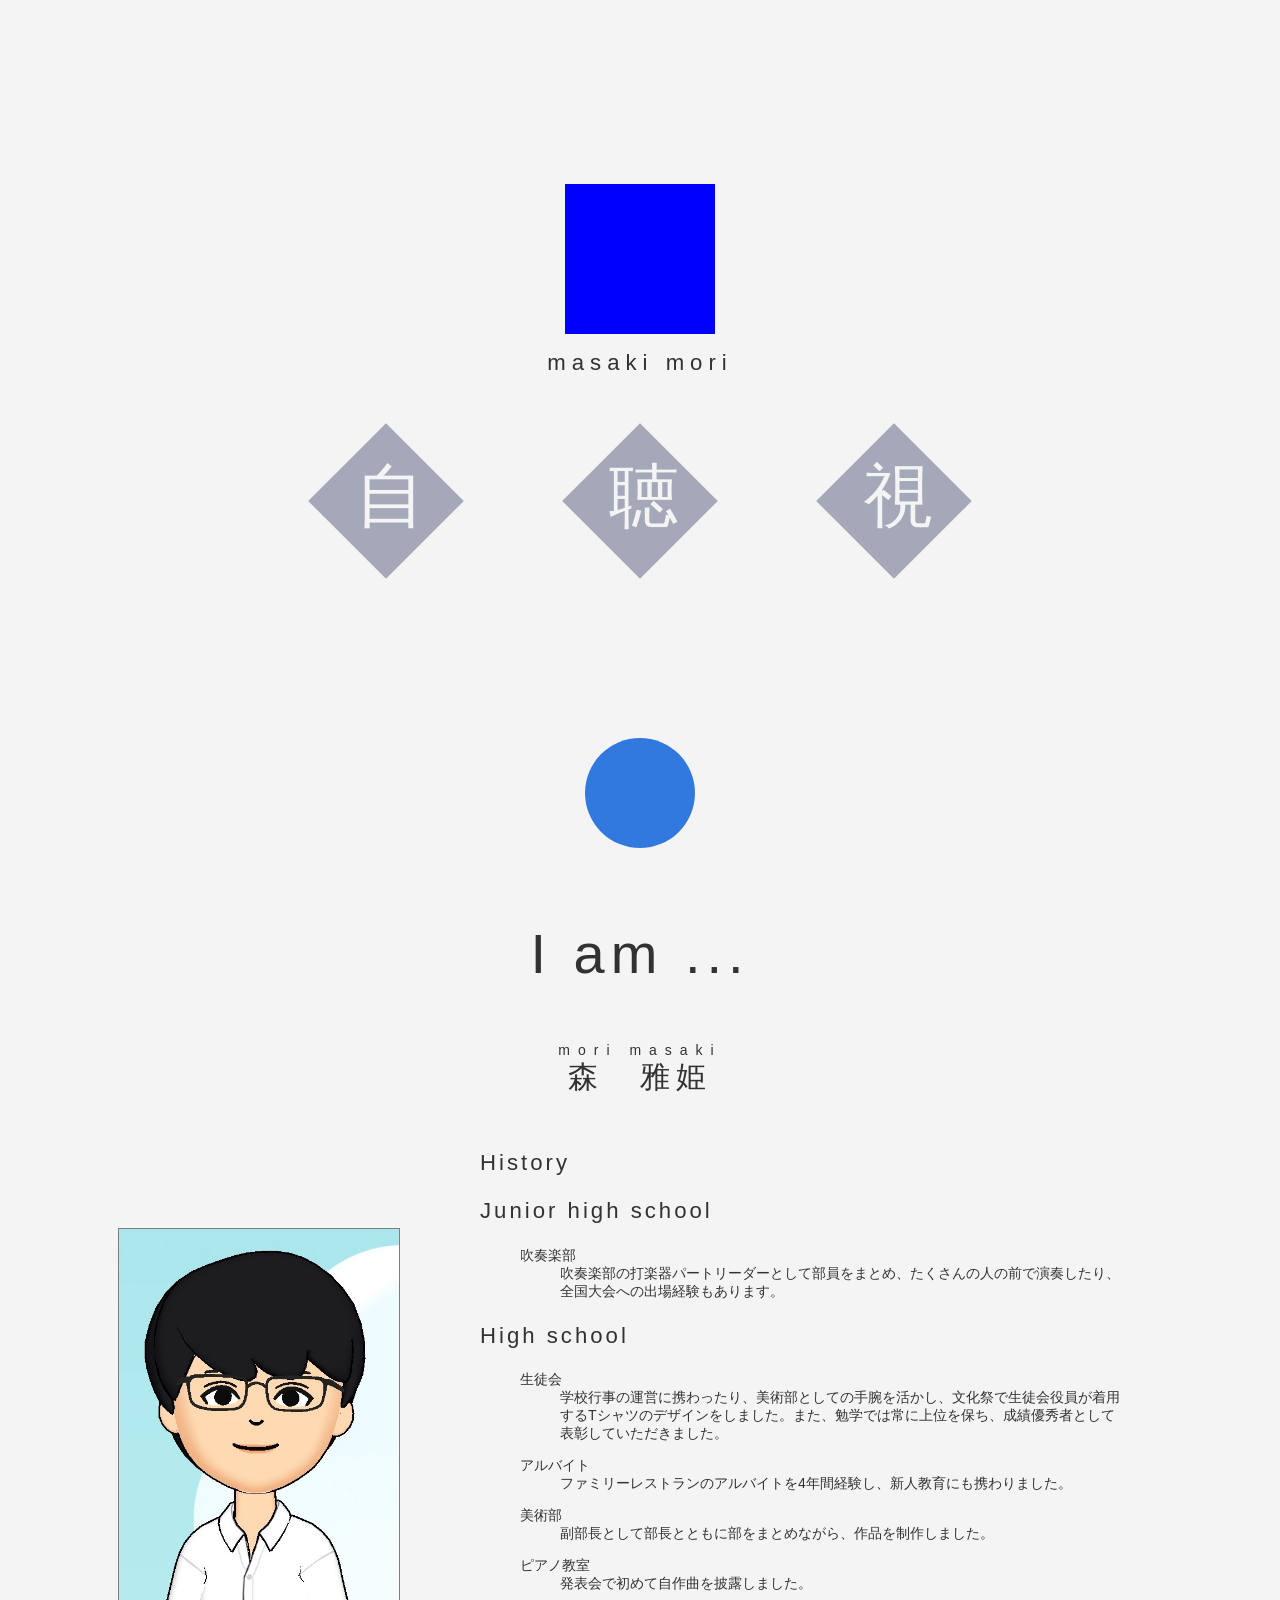
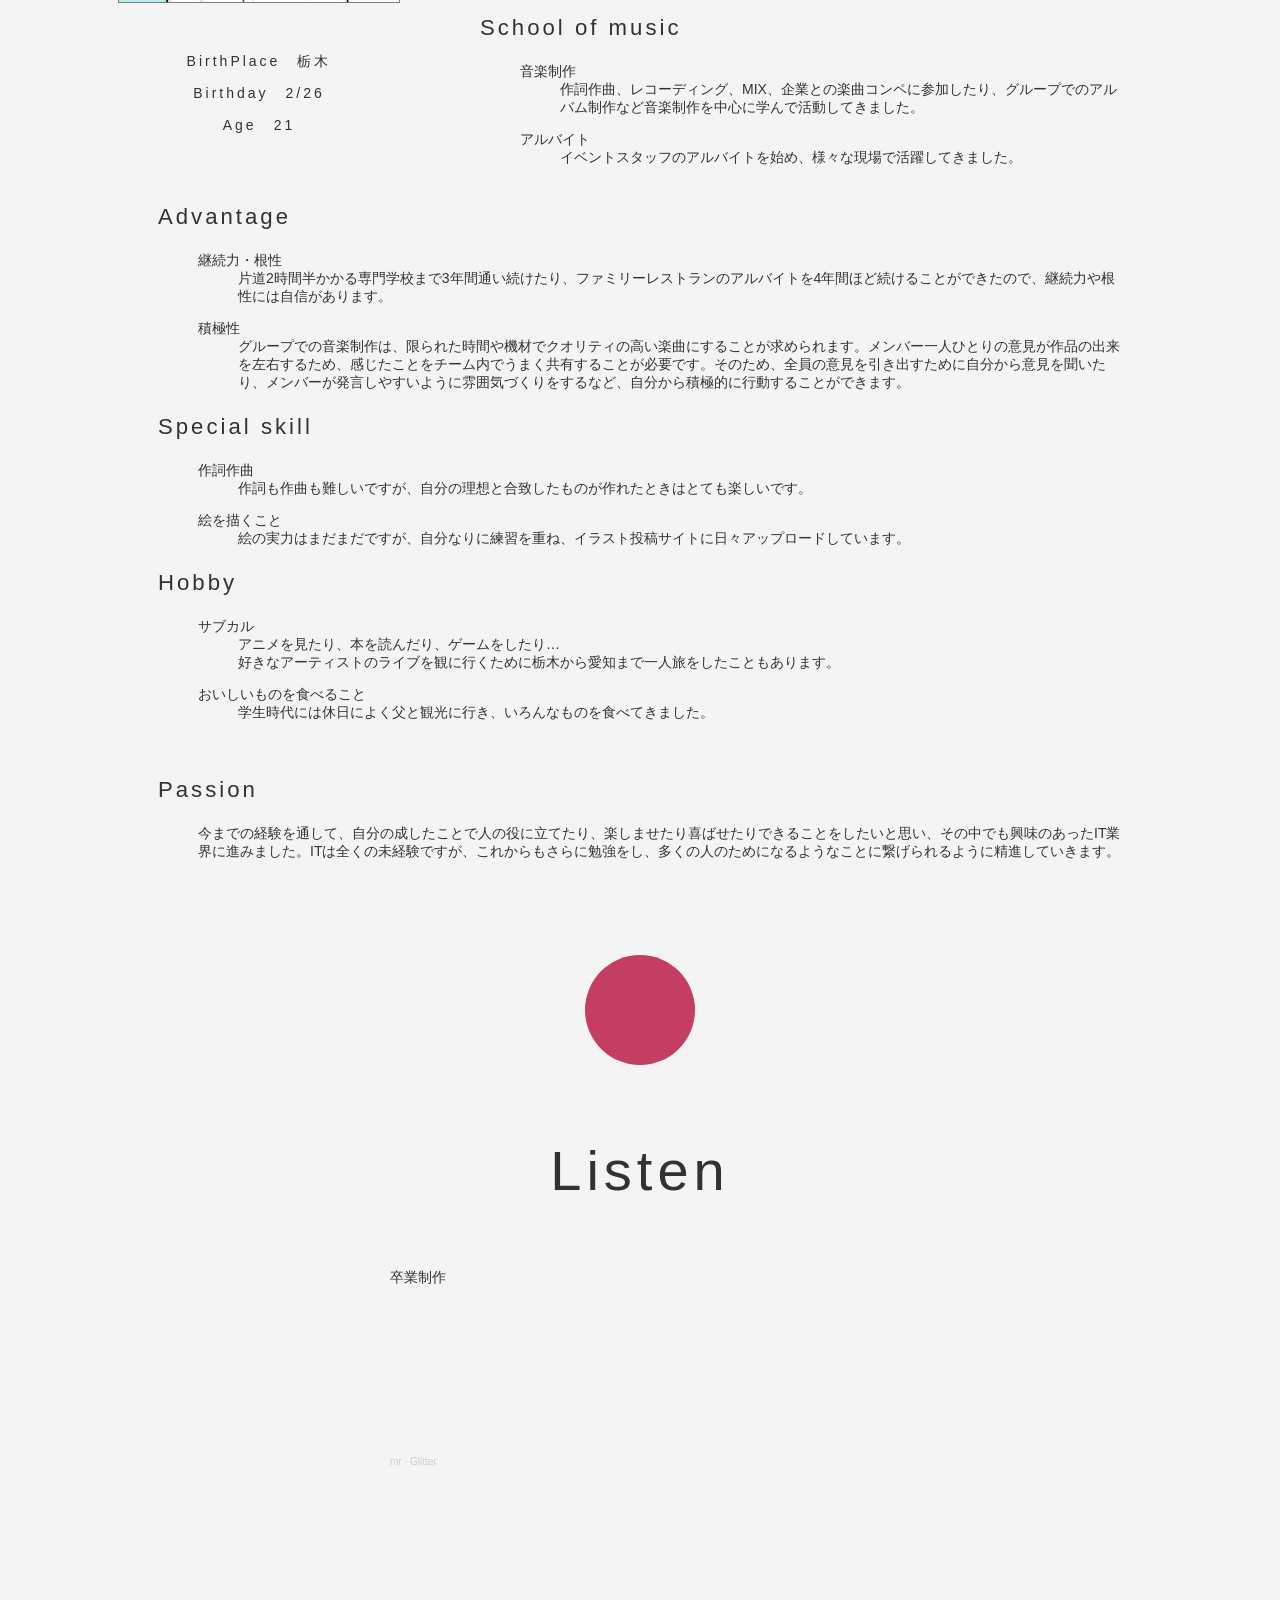
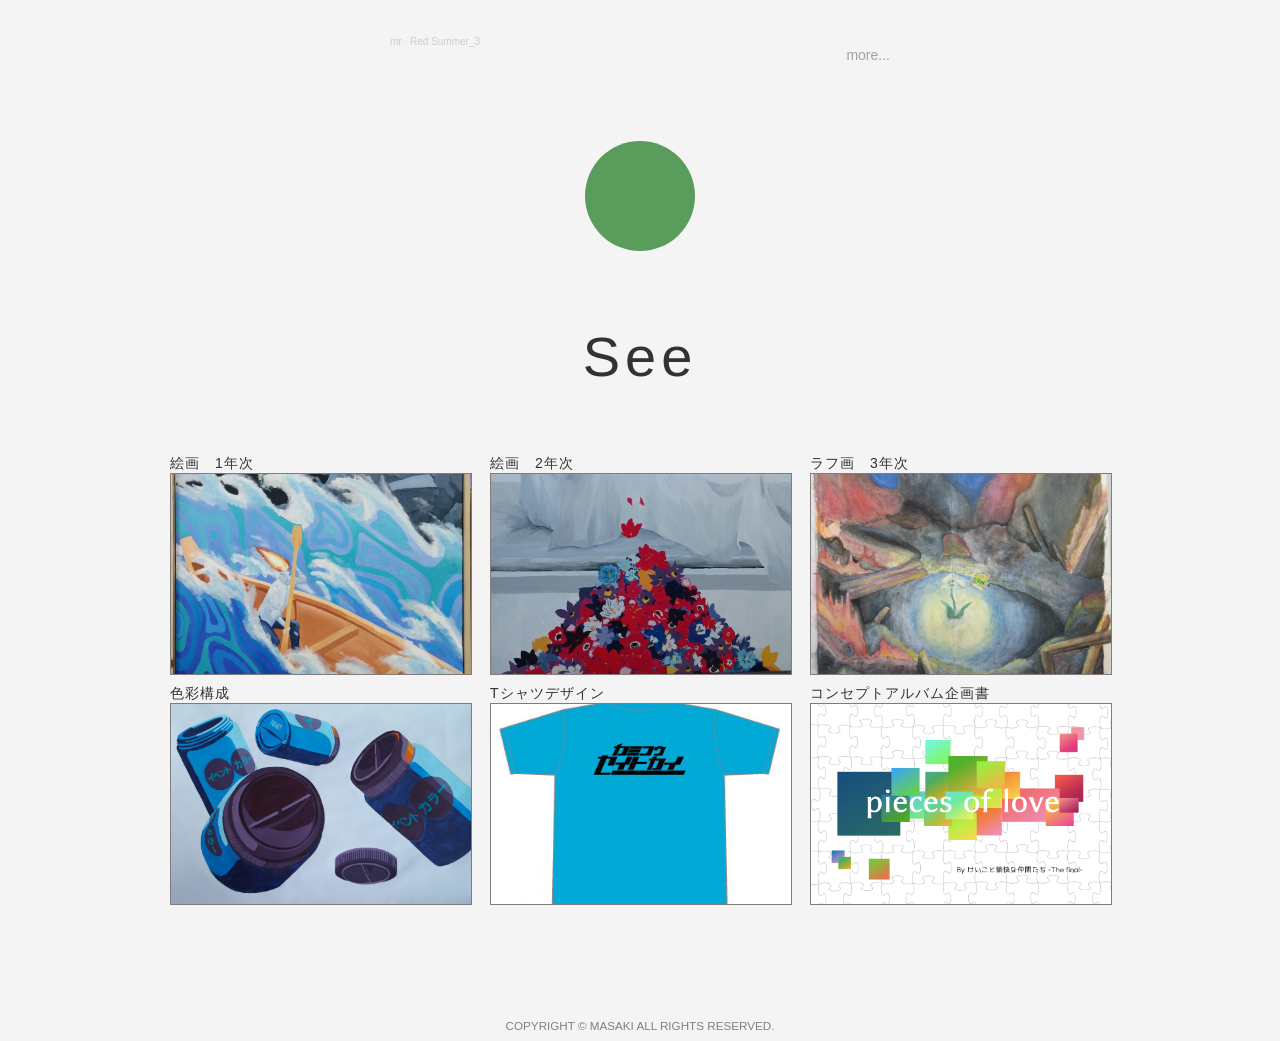
<file: index.html>
<!DOCTYPE html>
<html lang="ja">
    <head>
        <meta charset="UTF-8">
        <meta name="viewport" content="width=device-width,initial-scale=1.0">
        <meta http-equiv="X-UA-Compatible" content="ie=edge">
        <title>自己紹介webサイト</title>
        <link rel="stylesheet" type="text/css" href="css/css.css">
        
    </head>
    <body>
        <br><br><br><br><br><br><br><br><br><br><br>
        <div class="top_box"></div>

        <br>
        
        <div class="caption">masaki mori</div>

            <div class="p-diamond">
                    <a href="#a" class="diamond" id="target1">
                        <div class="diamond-inner">自</div>
                    </a>
                    <a href="#b" class="diamond" id="target2">
                        <div class="diamond-inner">聴</div>
                    </a>    
                    <a href="#c" class="diamond" id="target3">
                        <div class="diamond-inner">視</div>
                    </a>
            </div>
        <br><br><br><br><br><br><br>
        <div class="myname">
             <p id="a" class="prof-circle"></p>
             <p class="bigtitle">I am ...</p>
             <p class="nameroma">mori masaki</p>
             <p class="nameja">森　雅姫</p>
        </div>

        <div class="status">
            <img src="img/face.jpg" alt="" class="prof_img">
                    <p>BirthPlace　栃木</p>
                    <p>Birthday　2/26</p>
                    <p>Age　21</p>
        </div>
        <div class="history">    
            <p class="prtitle">History</p>
            <div>
                <p class="prtitle">Junior high school</p>
                <ul>
                 吹奏楽部
                 <dd>吹奏楽部の打楽器パートリーダーとして部員をまとめ、たくさんの人の前で演奏したり、全国大会への出場経験もあります。</dd>
                </ul>
            </div>
            <div>
                <p class="prtitle">High school</p>
                <ul>
                    <dt>生徒会</dt>
                    <dd>学校行事の運営に携わったり、美術部としての手腕を活かし、文化祭で生徒会役員が着用するTシャツのデザインをしました。また、勉学では常に上位を保ち、成績優秀者として表彰していただきました。</dd>
                </ul>
                <ul>
                    <dt>アルバイト</dt>
                    <dd>ファミリーレストランのアルバイトを4年間経験し、新人教育にも携わりました。</dd>
                </ul>
                <ul>
                    <dt>美術部</dt>
                    <dd>副部長として部長とともに部をまとめながら、作品を制作しました。</dd>
                </ul>
                <ul>
                    <dt>ピアノ教室</dt>
                    <dd>発表会で初めて自作曲を披露しました。</dd>
                </ul>
            </div>
    
            <div>
                <p class="prtitle">School of music</p>
                <ul>
                    <dt>音楽制作</dt>
                    <dd>作詞作曲、レコーディング、MIX、企業との楽曲コンペに参加したり、グループでのアルバム制作など音楽制作を中心に学んで活動してきました。</dd>
                </ul>
                <ul>
                    <dt>アルバイト</dt>
                    <dd>イベントスタッフのアルバイトを始め、様々な現場で活躍してきました。</dd>
                </ul>
            </div>
        </div>
        
        <div class="prbox">
            <div class="advantage">
                <p  class="prtitle">Advantage</p>
                <ul>
                    <dt>継続力・根性</dt>
                    <dd>片道2時間半かかる専門学校まで3年間通い続けたり、ファミリーレストランのアルバイトを4年間ほど続けることができたので、継続力や根性には自信があります。</dd>
                </ul>
                <ul>
                    <dt>積極性</dt>
                    <dd>グループでの音楽制作は、限られた時間や機材でクオリティの高い楽曲にすることが求められます。メンバー一人ひとりの意見が作品の出来を左右するため、感じたことをチーム内でうまく共有することが必要です。そのため、全員の意見を引き出すために自分から意見を聞いたり、メンバーが発言しやすいように雰囲気づくりをするなど、自分から積極的に行動することができます。</dd>
                </ul>
            </div>
    
            <div class="skill">
                <p class="prtitle">Special skill</p>
                <ul>
                    <dt>作詞作曲</dt>
                    <dd>作詞も作曲も難しいですが、自分の理想と合致したものが作れたときはとても楽しいです。</dd>
                </ul>
                <ul>
                    <dt>絵を描くこと</dt>
                    <dd>絵の実力はまだまだですが、自分なりに練習を重ね、イラスト投稿サイトに日々アップロードしています。</dd>
                </ul>
            </div>
    
            <div class="hobby">
                <p class="prtitle">Hobby</p>
                <ul>
                    <dt>サブカル</dt>
                    <dd>アニメを見たり、本を読んだり、ゲームをしたり…<br>好きなアーティストのライブを観に行くために栃木から愛知まで一人旅をしたこともあります。</dd>
                </ul>
                <ul>
                    <dt>おいしいものを食べること</dt>
                    <dd>学生時代には休日によく父と観光に行き、いろんなものを食べてきました。</dd>
                </ul>
            </div>
            <div class="passion">
                　<p class="prtitle">Passion</p>
                <dd>今までの経験を通して、自分の成したことで人の役に立てたり、楽しませたり喜ばせたりできることをしたいと思い、その中でも興味のあったIT業界に進みました。ITは全くの未経験ですが、これからもさらに勉強をし、多くの人のためになるようなことに繋げられるように精進していきます。</dd>    
            </div>
        </div>
        


        <br><br><br><br><br>
        <div class="listen">
            <p id="b" class="listen-circle"></p>
            <p class="bigtitle">Listen</p>
        </div>
        <div>
            <div class="soundcloud">
                <p class="sc-title">卒業制作</p>
                    <iframe width="100%" height="166" scrolling="no" frameborder="no" allow="autoplay" src="https://w.soundcloud.com/player/?url=https%3A//api.soundcloud.com/tracks/918219160&color=%23ff5500&auto_play=false&hide_related=false&show_comments=true&show_user=true&show_reposts=false&show_teaser=true"></iframe><div style="font-size: 10px; color: #cccccc;line-break: anywhere;word-break: normal;overflow: hidden;white-space: nowrap;text-overflow: ellipsis; font-family: Interstate,Lucida Grande,Lucida Sans Unicode,Lucida Sans,Garuda,Verdana,Tahoma,sans-serif;font-weight: 100;"><a href="https://soundcloud.com/user-312913699" title="mr" target="_blank" style="color: #cccccc; text-decoration: none;">mr</a> · <a href="https://soundcloud.com/user-312913699/glitter" title="Glitter" target="_blank" style="color: #cccccc; text-decoration: none;">Glitter</a></div>
                    <iframe width="100%" height="166" scrolling="no" frameborder="no" allow="autoplay" src="https://w.soundcloud.com/player/?url=https%3A//api.soundcloud.com/tracks/861818632&color=%23ff5500&auto_play=false&hide_related=false&show_comments=true&show_user=true&show_reposts=false&show_teaser=true"></iframe><div style="font-size: 10px; color: #cccccc;line-break: anywhere;word-break: normal;overflow: hidden;white-space: nowrap;text-overflow: ellipsis; font-family: Interstate,Lucida Grande,Lucida Sans Unicode,Lucida Sans,Garuda,Verdana,Tahoma,sans-serif;font-weight: 100;"><a href="https://soundcloud.com/user-312913699" title="mr" target="_blank" style="color: #cccccc; text-decoration: none;">mr</a> · <a href="https://soundcloud.com/user-312913699/red-summer_3" title="Red Summer_3" target="_blank" style="color: #cccccc; text-decoration: none;">Red Summer_3</a></div>
                    <a href="https://soundcloud.com/user-312913699" class="sc-more" style="text-decoration:none;">more...</a>
            </div>
        </div>


        <br><br><br><br><br>
        <div class="see">
            <p id="c" class="see-circle"></p>
            <p class="bigtitle">See</p>
        </div>
        <div class="items">
            <div class="item">
                <p class="itemtitle">絵画　1年次</p>
                <img src="img/candle.jpg">
            </div>
            <div class="item">
                <p class="itemtitle">絵画　2年次</p>
                <img src="img/flower.jpg">
            </div>
            <div class="item">
                <p class="itemtitle">ラフ画　3年次</p>
                <img src="img/rough.jpg">
            </div>
            <div class="item">
                <p class="itemtitle">色彩構成</p>
                <img src="img/color.jpg">
            </div>
            <div class="item">
                <p class="itemtitle">Tシャツデザイン</p>
                <img src="img/shirt.jpg">
            </div>
            <div class="item">
                <p class="itemtitle">コンセプトアルバム企画書</p>
                <img src="img/proposal.png">
            </div>
        </div>
        <br><br><br><br><br><br><br>
        <footer class="footer">
            <small>COPYRIGHT &#169; MASAKI ALL RIGHTS RESERVED. </small>
            </footer>
        <script src="js/web.js"></script>
    </body>
</html>
</file>
<file: css/css.css>
html{
    overflow-x: hidden;
    scroll-behavior: smooth;
    }

body{
    background-color: rgb(244, 244, 244);
    font-family: Verdana, Geneva, Tahoma, sans-serif;
    color: rgb(50, 50, 50);
    font-size: 14px;
    }

nav {
    position: fixed;
    background-color: #ccc;
    padding: 20px;
    scroll-behavior: smooth;
    }

.top_box{
    text-align: center;
    }

.caption{
    text-align: center;
    letter-spacing: 6px;
    font-size: 3ex;
    }

.p-diamond{
    text-align: center;
    }

.diamond{
    display: inline-block;
    width: 110px;
    height: 110px;
    background-color: rgb(164, 168, 184);
    margin: 70px 70px 30px 70px;
    cursor: pointer;
    transition: .8s;
    transform: rotate(45deg);
    font-size: 40pt;
    color: rgb(244, 244, 244);
    text-decoration: none;
    text-align: center; 
    }

.diamond-inner {
    transform: rotate(-45deg);
    color: rgb(244, 244, 244);
    text-align: center;
    padding: 10px 0 50px 40px;
    font-family: serif;
    font-size: 70px;
    }

.top_box{
    width: 150px;
    height: 150px;
    background-color: blue;
    margin: 0 auto 0 auto;
    text-align: center;    
}

.circle {
    border-radius: 50%;
    background-color: rgb(49, 121, 222);
    transform: rotate(405deg);
}
.circle2 {
    border-radius: 50%;
    background-color: rgb(196, 61, 99);
    transform: rotate(405deg);
}
.circle3 {
    border-radius: 50%;
    background-color: rgb(90, 156, 91);
    transform: rotate(405deg);
}

/*----------------------
profile
---------------------*/

.prof-circle{
    display: inline-block;
    width: 110px;
    height: 110px;
    border-radius: 50%;
    text-align: center;
    background-color: rgb(49, 121, 222);
    margin-top: 40px;
}

.bigtitle{
    font-size: 4em;

}

.myname{
    text-align: center;
    letter-spacing: 6px;
}

.nameroma{
    font-size: 1em;
    letter-spacing: 8px;
}

.nameja{
    font-size: 30px;
    margin-top: -15px;
}

.status{
    float: left;
    text-align: center;
    letter-spacing: 3px;
    margin-left: 30px;
}

.prof_img{
    width: 280px;
    height: 60%;
    float: left;
    margin-left: 80px;
    margin-right: 80px;
    margin-bottom: 50px;
    margin-top: 100px;
    border: 1px solid rgb(131, 123, 123);
}

.prtitle{
    letter-spacing: 3px;
    font-size: 3ex;
}

/* -----------
History
----------- */

.history{
    overflow: hidden;
    margin-left: 100px;
    margin-right: 150px;
    max-width: 900px;
    min-width: 300px;

}

.prbox{
    margin-right: 150px;
    margin-left: 150px;
    max-width: 1200px;
    min-width: none;
}

/*------------------
Listen
----------------*/

.listen{
    text-align: center;
    letter-spacing: 5px;
}

.listen-circle{
    display: inline-block;
    width: 110px;
    height: 110px;
    border-radius: 50%;
    text-align: center;
    background-color: rgb(196, 61, 99);
}

.sc-title{
    float: left;
    margin: 10px 0 0 0;
}

.soundcloud{
    width: 500px;
    height: auto;
    margin: auto;
}

.sc-more{
    float: right;
}

.sc-more:link{
    color: rgb(162, 162, 162);
} 

.sc-more:visited{
    color: rgb(196, 61, 99);
}

.sc-more:hover{
    color: rgb(194, 122, 142);
}

/*-----------------
See
-----------------*/

.see-circle{
    display: inline-block;
    width: 110px;
    height: 110px;
    border-radius: 50%;
    text-align: center;
    background-color: rgb(90, 156, 91);
}

.see{
    text-align: center;
    letter-spacing: 5px;
}

.items{
    display: flex;
    flex-wrap: wrap;
    margin: auto;
    text-align: center;
    max-width: 960px;
    min-width: 500px;
}

.item{
    width: 300px;
    height: auto;
    text-align: center;
    margin:  auto;
    flex-wrap: wrap;
}

img{
    width: 300px;
    height: 200px;
    object-fit: cover;
    display: flex;
    text-align: center;
    border: 1px solid rgb(131, 123, 123);
}

.itemtitle{
    float: left;
    margin: 10px 0 0 0 ;
    letter-spacing: 1px;
}

/* ------------
footer
------------- */

.footer{
    color: gray;
    text-align: center;
}
</file>
